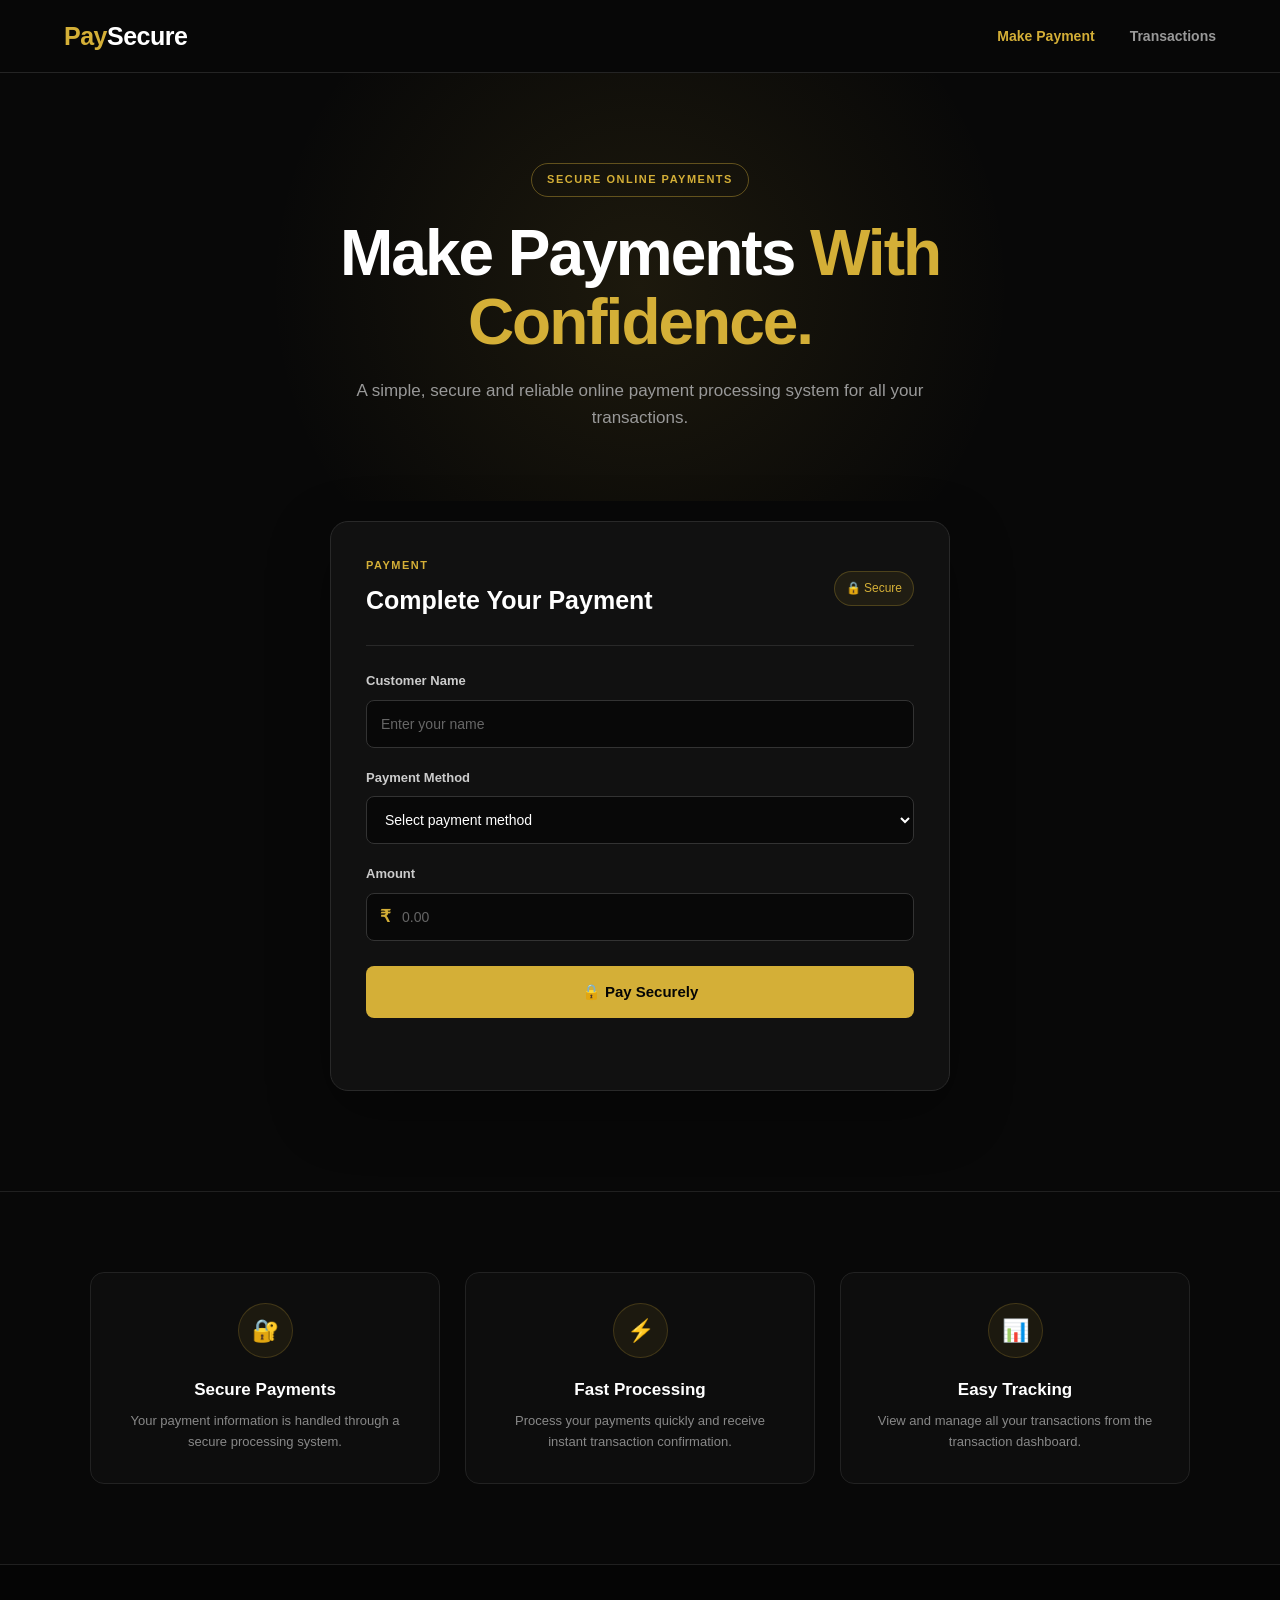
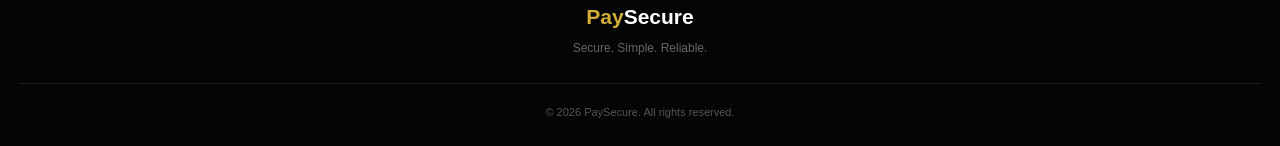
<file: src/main/resources/static/index.html>
<!DOCTYPE html> <html lang="en"> <head> <meta charset="UTF-8"> <meta name="viewport" content="width=device-width, initial-scale=1.0"> <title>PaySecure | Online Payment</title> <link rel="stylesheet" href="style.css"> </head> <body> <!-- ================= NAVBAR ================= --> <nav class="navbar"> <div class="nav-container"> <a href="/" class="logo"> <span>Pay</span>Secure </a> <div class="nav-links"> <a href="/" class="active"> Make Payment </a> <a href="/transactions.html"> Transactions </a> </div> </div> </nav> <!-- ================= HERO ================= --> <section class="hero"> <div class="hero-content"> <div class="hero-badge"> SECURE ONLINE PAYMENTS </div> <h1> Make Payments <span>With Confidence.</span> </h1> <p> A simple, secure and reliable online payment processing system for all your transactions. </p> </div> </section> <!-- ================= PAYMENT SECTION ================= --> <section class="payment-section"> <div class="payment-card"> <div class="payment-header"> <div> <p class="section-label"> PAYMENT </p> <h2> Complete Your Payment </h2> </div> <div class="secure-badge"> 🔒 Secure </div> </div> <form id="paymentForm"> <!-- Customer Name --> <div class="form-group"> <label for="customerName"> Customer Name </label> <input type="text" id="customerName" name="customerName" placeholder="Enter your name" required > </div> <!-- Payment Method --> <div class="form-group"> <label for="paymentType"> Payment Method </label> <select id="paymentType" name="paymentType" required > <option value=""> Select payment method </option> <option value="CARD"> 💳 Credit / Debit Card </option> <option value="UPI"> 📱 UPI </option> <option value="NETBANKING"> 🏦 Net Banking </option> </select> </div> <!-- Amount --> <div class="form-group"> <label for="amount"> Amount </label> <div class="amount-input"> <span>₹</span> <input type="number" id="amount" name="amount" placeholder="0.00" min="1" step="0.01" required > </div> </div> <!-- CARD FIELDS --> <div id="cardFields" class="conditional-fields" style="display: none;" > <div class="form-group"> <label for="cardNumber"> Card Number </label> <input type="text" id="cardNumber" placeholder="1234 5678 9012 3456" maxlength="19" inputmode="numeric" > </div> <div class="form-group"> <label for="cardHolder"> Card Holder Name </label> <input type="text" id="cardHolder" placeholder="Name on card" > </div> <div class="form-row"> <div class="form-group"> <label for="expiry"> Expiry Date </label> <input type="text" id="expiry" placeholder="MM/YY" maxlength="5" inputmode="numeric" > </div> <div class="form-group"> <label for="cvv"> CVV </label> <input type="password" id="cvv" placeholder="•••" maxlength="3" inputmode="numeric" > </div> </div> </div> <!-- UPI FIELDS --> <div id="upiFields" class="conditional-fields" style="display: none;" > <div class="form-group"> <label for="upiId"> UPI ID </label> <input type="text" id="upiId" placeholder="example@upi" > </div> </div> <!-- NET BANKING FIELDS --> <div id="netBankingFields" class="conditional-fields" style="display: none;" > <div class="form-group"> <label for="bankName"> Select Bank </label> <select id="bankName"> <option value=""> Select your bank </option> <option value="SBI"> State Bank of India </option> <option value="HDFC"> HDFC Bank </option> <option value="ICICI"> ICICI Bank </option> <option value="AXIS"> Axis Bank </option> <option value="KOTAK"> Kotak Mahindra Bank </option> <option value="FEDERAL"> Federal Bank </option> </select> </div> <div class="form-group"> <label for="accountNumber"> Account Number </label> <input type="text" id="accountNumber" placeholder="Enter account number" inputmode="numeric" > </div> </div> <!-- SUBMIT --> <button type="submit" class="pay-button" > <span> 🔒 </span> Pay Securely </button> <div id="message" class="message" ></div> </form> </div> </section> <!-- ================= FEATURES ================= --> <section class="features-section"> <div class="features-container"> <div class="feature"> <div class="feature-icon"> 🔐 </div> <h3> Secure Payments </h3> <p> Your payment information is handled through a secure processing system. </p> </div> <div class="feature"> <div class="feature-icon"> ⚡ </div> <h3> Fast Processing </h3> <p> Process your payments quickly and receive instant transaction confirmation. </p> </div> <div class="feature"> <div class="feature-icon"> 📊 </div> <h3> Easy Tracking </h3> <p> View and manage all your transactions from the transaction dashboard. </p> </div> </div> </section> <!-- ================= SUCCESS MODAL ================= --> <div id="successModal" class="success-modal" > <div class="success-box"> <button type="button" class="success-close" onclick="closeSuccessScreen()" aria-label="Close" > × </button> <div class="success-icon"> ✓ </div> <h2> Payment Successful! </h2> <p class="success-subtitle"> Your payment has been processed successfully. </p> <div class="success-details"> <div class="success-detail-row"> <span> Transaction ID </span> <strong id="successTransactionId"> #--- </strong> </div> <div class="success-detail-row"> <span> Amount Paid </span> <strong id="successAmount"> ₹0.00 </strong> </div> <div class="success-detail-row"> <span> Payment Method </span> <strong id="successMethod"> --- </strong> </div> <div class="success-detail-row"> <span> Date & Time </span> <strong id="successDate"> --- </strong> </div> </div> <div class="success-actions"> <button type="button" onclick="viewTransactions()" class="success-btn primary-btn" > View Transactions </button> <button type="button" onclick="makeAnotherPayment()" class="success-btn secondary-btn" > Make Another Payment </button> </div> </div> </div> <!-- ================= FOOTER ================= --> <footer class="footer"> <div class="footer-content"> <div class="footer-logo"> <span>Pay</span>Secure </div> <p> Secure. Simple. Reliable. </p> </div> <div class="footer-bottom"> © 2026 PaySecure. All rights reserved. </div> </footer> <script src="script.js"></script> </body> </html>
</file>
<file: src/main/resources/static/style.css>
/* ========================================= GLOBAL ========================================= */ * { margin: 0; padding: 0; box-sizing: border-box; } html { scroll-behavior: smooth; } body { font-family: Arial, Helvetica, sans-serif; background: #080808; color: #ffffff; line-height: 1.6; } a { text-decoration: none; color: inherit; } button, input, select { font-family: inherit; } /* ========================================= NAVBAR ========================================= */ .navbar { position: sticky; top: 0; z-index: 1000; background: rgba(8, 8, 8, 0.96); border-bottom: 1px solid #242424; backdrop-filter: blur(10px); } .nav-container { width: 90%; max-width: 1200px; margin: auto; min-height: 72px; display: flex; align-items: center; justify-content: space-between; } .logo { font-size: 25px; font-weight: 800; letter-spacing: -0.5px; } .logo span { color: #d4af37; } .nav-links { display: flex; gap: 35px; } .nav-links a { color: #999; font-size: 14px; font-weight: 600; transition: 0.2s ease; } .nav-links a:hover, .nav-links a.active { color: #d4af37; } /* ========================================= HERO ========================================= */ .hero { padding: 90px 20px 70px; text-align: center; background: radial-gradient( circle at center, rgba(212, 175, 55, 0.10), transparent 55% ); } .hero-content { max-width: 750px; margin: auto; } .hero-badge { display: inline-block; padding: 7px 15px; border: 1px solid rgba(212, 175, 55, 0.4); border-radius: 30px; color: #d4af37; font-size: 11px; font-weight: 700; letter-spacing: 1.5px; margin-bottom: 22px; } .hero h1 { font-size: clamp(38px, 6vw, 64px); line-height: 1.08; letter-spacing: -2px; margin-bottom: 20px; } .hero h1 span { color: #d4af37; } .hero p { max-width: 600px; margin: auto; color: #999; font-size: 17px; } /* ========================================= PAYMENT SECTION ========================================= */ .payment-section { padding: 20px 20px 100px; } .payment-card { width: 100%; max-width: 620px; margin: auto; padding: 35px; background: #111; border: 1px solid #292929; border-radius: 18px; box-shadow: 0 20px 60px rgba(0, 0, 0, 0.35); } .payment-header { display: flex; justify-content: space-between; align-items: center; gap: 20px; padding-bottom: 25px; margin-bottom: 25px; border-bottom: 1px solid #292929; } .section-label { color: #d4af37; font-size: 11px; font-weight: 700; letter-spacing: 1.5px; margin-bottom: 5px; } .payment-header h2 { font-size: 25px; } .secure-badge { color: #d4af37; background: rgba(212, 175, 55, 0.08); border: 1px solid rgba(212, 175, 55, 0.25); padding: 7px 11px; border-radius: 20px; font-size: 12px; white-space: nowrap; } /* ========================================= FORM ========================================= */ .form-group { margin-bottom: 20px; } .form-group label { display: block; margin-bottom: 8px; color: #ccc; font-size: 13px; font-weight: 600; } .form-group input, .form-group select { width: 100%; height: 48px; padding: 0 14px; background: #080808; border: 1px solid #333; border-radius: 8px; outline: none; color: #ffffff; font-size: 14px; transition: 0.2s ease; } .form-group input::placeholder { color: #666; } .form-group input:focus, .form-group select:focus { border-color: #d4af37; box-shadow: 0 0 0 3px rgba(212, 175, 55, 0.08); } .form-group select { cursor: pointer; } .form-group select option { background: #111; color: #ffffff; } .amount-input { position: relative; } .amount-input span { position: absolute; left: 14px; top: 50%; transform: translateY(-50%); color: #d4af37; font-size: 17px; font-weight: 700; z-index: 2; } .amount-input input { padding-left: 35px; } .form-row { display: grid; grid-template-columns: 1fr 1fr; gap: 15px; } .conditional-fields { margin-top: 5px; padding: 18px; background: #0c0c0c; border: 1px solid #252525; border-radius: 10px; margin-bottom: 20px; } .conditional-fields .form-group:last-child { margin-bottom: 0; } /* ========================================= PAYMENT BUTTON ========================================= */ .pay-button { width: 100%; height: 52px; margin-top: 5px; border: none; border-radius: 8px; background: #d4af37; color: #050505; font-size: 15px; font-weight: 800; cursor: pointer; transition: 0.2s ease; } .pay-button:hover { background: #e4c15a; transform: translateY(-2px); box-shadow: 0 10px 25px rgba(212, 175, 55, 0.15); } .pay-button:active { transform: translateY(0); } /* ========================================= MESSAGE ========================================= */ .message { min-height: 22px; margin-top: 15px; text-align: center; font-size: 13px; font-weight: 600; } .message.success { color: #d4af37; } .message.failed { color: #ff6b6b; } /* ========================================= FEATURES ========================================= */ .features-section { padding: 80px 20px; border-top: 1px solid #202020; border-bottom: 1px solid #202020; } .features-container { width: 90%; max-width: 1100px; margin: auto; display: grid; grid-template-columns: repeat(3, 1fr); gap: 25px; } .feature { padding: 30px; background: #0d0d0d; border: 1px solid #222; border-radius: 14px; text-align: center; } .feature-icon { width: 55px; height: 55px; margin: 0 auto 18px; display: flex; align-items: center; justify-content: center; border-radius: 50%; background: rgba(212, 175, 55, 0.08); border: 1px solid rgba(212, 175, 55, 0.2); font-size: 22px; } .feature h3 { margin-bottom: 8px; font-size: 17px; } .feature p { color: #888; font-size: 13px; } /* ========================================= SUCCESS MODAL ========================================= */ .success-modal { position: fixed; inset: 0; display: flex; align-items: center; justify-content: center; padding: 20px; background: rgba(0, 0, 0, 0.84); backdrop-filter: blur(8px); opacity: 0; visibility: hidden; transition: opacity 0.3s ease, visibility 0.3s ease; z-index: 9999; } .success-modal.show { opacity: 1; visibility: visible; } .success-box { position: relative; width: 100%; max-width: 500px; padding: 40px 32px; background: #111; border: 1px solid #d4af37; border-radius: 18px; text-align: center; box-shadow: 0 0 50px rgba(212, 175, 55, 0.18); transform: scale(0.88); transition: transform 0.3s ease; } .success-modal.show .success-box { transform: scale(1); } .success-close { position: absolute; top: 14px; right: 16px; width: 32px; height: 32px; border: none; background: transparent; color: #777; font-size: 25px; line-height: 1; cursor: pointer; transition: 0.2s ease; } .success-close:hover { color: #d4af37; } .success-icon { width: 78px; height: 78px; margin: 0 auto 20px; display: flex; align-items: center; justify-content: center; border-radius: 50%; border: 2px solid #d4af37; background: rgba(212, 175, 55, 0.08); color: #d4af37; font-size: 43px; font-weight: 700; animation: successPop 0.5s ease; } @keyframes successPop { 0% { transform: scale(0); } 70% { transform: scale(1.15); } 100% { transform: scale(1); } } .success-box h2 { color: #d4af37; font-size: 28px; margin-bottom: 8px; } .success-subtitle { color: #999; font-size: 14px; margin-bottom: 25px; } .success-details { overflow: hidden; margin-bottom: 25px; border: 1px solid #292929; border-radius: 11px; } .success-detail-row { display: flex; align-items: center; justify-content: space-between; gap: 15px; padding: 14px 16px; border-bottom: 1px solid #292929; text-align: left; } .success-detail-row:last-child { border-bottom: none; } .success-detail-row span { color: #888; font-size: 13px; } .success-detail-row strong { color: #ffffff; font-size: 13px; text-align: right; } .success-actions { display: flex; flex-direction: column; gap: 11px; } .success-btn { width: 100%; height: 48px; border-radius: 8px; font-size: 14px; font-weight: 700; cursor: pointer; transition: 0.2s ease; } .primary-btn { border: 1px solid #d4af37; background: #d4af37; color: #050505; } .primary-btn:hover { background: #e4c15a; transform: translateY(-2px); } .secondary-btn { border: 1px solid #3a3a3a; background: transparent; color: #ccc; } .secondary-btn:hover { border-color: #d4af37; color: #d4af37; } /* ========================================= FOOTER ========================================= */ .footer { padding: 35px 20px 25px; background: #050505; text-align: center; } .footer-content { margin-bottom: 25px; } .footer-logo { font-size: 21px; font-weight: 800; margin-bottom: 5px; } .footer-logo span { color: #d4af37; } .footer-content p { color: #666; font-size: 12px; } .footer-bottom { padding-top: 20px; border-top: 1px solid #1e1e1e; color: #555; font-size: 11px; } /* ========================================= RESPONSIVE ========================================= */ @media (max-width: 750px) { .nav-container { width: 92%; } .nav-links { gap: 18px; } .hero { padding-top: 65px; } .payment-card { padding: 25px 20px; } .features-container { grid-template-columns: 1fr; } } @media (max-width: 520px) { .nav-container { min-height: 65px; } .logo { font-size: 21px; } .nav-links { gap: 12px; } .nav-links a { font-size: 12px; } .hero h1 { letter-spacing: -1px; } .hero p { font-size: 14px; } .payment-header { align-items: flex-start; flex-direction: column; } .form-row { grid-template-columns: 1fr; gap: 0; } .success-box { padding: 35px 20px; } .success-box h2 { font-size: 24px; } .success-detail-row { padding: 12px; } }/* ========================================= TRANSACTIONS PAGE ========================================= */ .transaction-hero { padding: 75px 20px 55px; text-align: center; background: radial-gradient( circle at center, rgba(212, 175, 55, 0.09), transparent 60% ); border-bottom: 1px solid #202020; } .transaction-hero-content { max-width: 700px; margin: auto; } .transaction-hero h1 { font-size: clamp(38px, 5vw, 55px); line-height: 1.1; letter-spacing: -1.5px; margin-bottom: 18px; } .transaction-hero h1 span { color: #d4af37; } .transaction-hero p:not(.section-label) { color: #999; font-size: 15px; } /* ========================================= DASHBOARD ========================================= */ .dashboard-section { padding: 55px 20px 90px; } .dashboard-container { width: 92%; max-width: 1200px; margin: auto; } /* ========================================= STATISTICS ========================================= */ .stats-grid { display: grid; grid-template-columns: repeat(4, 1fr); gap: 18px; margin-bottom: 30px; } .stat-card { display: flex; align-items: center; gap: 15px; padding: 23px; background: #111; border: 1px solid #292929; border-radius: 13px; transition: 0.2s ease; } .stat-card:hover { border-color: rgba(212, 175, 55, 0.45); transform: translateY(-2px); } .stat-icon { width: 48px; height: 48px; flex-shrink: 0; display: flex; align-items: center; justify-content: center; border-radius: 10px; background: rgba(212, 175, 55, 0.09); border: 1px solid rgba(212, 175, 55, 0.2); color: #d4af37; font-size: 20px; font-weight: 700; } .stat-card p { color: #777; font-size: 11px; margin-bottom: 2px; } .stat-card h2 { color: #ffffff; font-size: 22px; } /* ========================================= TRANSACTIONS CARD ========================================= */ .transactions-card { background: #111; border: 1px solid #292929; border-radius: 16px; overflow: hidden; } .transactions-header { padding: 28px 30px; display: flex; align-items: center; justify-content: space-between; gap: 20px; border-bottom: 1px solid #292929; } .transactions-header h2 { font-size: 23px; } .refresh-button { padding: 10px 16px; border-radius: 7px; border: 1px solid #3a3a3a; background: #0b0b0b; color: #ccc; cursor: pointer; font-size: 13px; transition: 0.2s ease; } .refresh-button:hover { border-color: #d4af37; color: #d4af37; } /* ========================================= FILTERS ========================================= */ .transaction-filters { display: flex; gap: 15px; padding: 20px 30px; border-bottom: 1px solid #292929; } .search-box { position: relative; flex: 1; } .search-box span { position: absolute; left: 13px; top: 50%; transform: translateY(-50%); color: #777; } .search-box input, .transaction-filters select { width: 100%; height: 44px; padding: 0 13px; background: #080808; border: 1px solid #333; border-radius: 7px; outline: none; color: #fff; font-size: 13px; } .search-box input { padding-left: 38px; } .search-box input::placeholder { color: #666; } .search-box input:focus, .transaction-filters select:focus { border-color: #d4af37; } .transaction-filters select { width: 210px; cursor: pointer; } .transaction-filters option { background: #111; color: #fff; } /* ========================================= TABLE ========================================= */ .table-wrapper { width: 100%; overflow-x: auto; } table { width: 100%; border-collapse: collapse; min-width: 800px; } thead { background: #0b0b0b; } th { padding: 16px 20px; color: #777; font-size: 11px; text-transform: uppercase; letter-spacing: 0.7px; font-weight: 700; text-align: left; white-space: nowrap; } td { padding: 17px 20px; color: #ccc; font-size: 13px; border-top: 1px solid #222; white-space: nowrap; } tbody tr { transition: 0.15s ease; } tbody tr:hover { background: rgba(212, 175, 55, 0.025); } td:first-child { color: #d4af37; font-weight: 700; } /* ========================================= STATUS ========================================= */ .status-success, .success { color: #d4af37; font-weight: 700; } .status-failed, .failed { color: #ff6b6b; font-weight: 700; } /* ========================================= DASHBOARD FOOTER ========================================= */ .dashboard-footer { display: flex; justify-content: center; margin-top: 30px; } .back-payment-button { display: inline-block; padding: 12px 22px; border: 1px solid #333; border-radius: 8px; color: #bbb; background: #0d0d0d; font-size: 13px; font-weight: 600; transition: 0.2s ease; } .back-payment-button:hover { color: #d4af37; border-color: #d4af37; } /* ========================================= TRANSACTION RESPONSIVE ========================================= */ @media (max-width: 950px) { .stats-grid { grid-template-columns: repeat(2, 1fr); } } @media (max-width: 650px) { .transaction-hero { padding: 55px 20px 45px; } .dashboard-section { padding-top: 35px; } .stats-grid { grid-template-columns: 1fr; } .transactions-header { padding: 22px 20px; align-items: flex-start; flex-direction: column; } .transaction-filters { padding: 18px 20px; flex-direction: column; } .transaction-filters select { width: 100%; } th, td { padding: 14px 15px; } }
</file>
